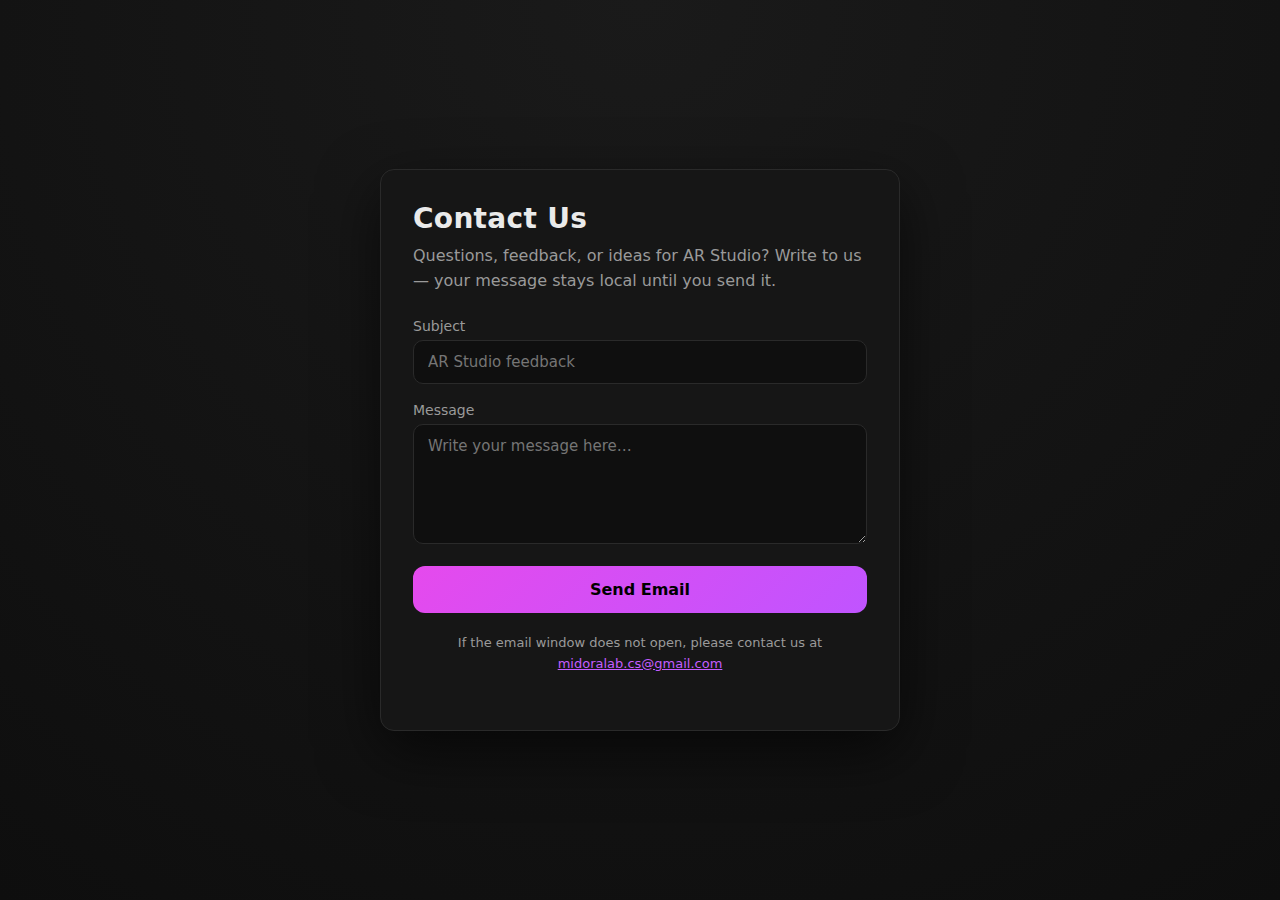
<file: contact.html>
<!DOCTYPE html>
<html lang="en">
<head>
  <meta charset="UTF-8" />
  <title>Contact Us — AR Studio</title>
  <meta name="viewport" content="width=device-width, initial-scale=1.0" />

  <style>
    :root {
      --bg: #0e0e0e;
      --card: #161616;
      --text: #eaeaea;
      --muted: #9a9a9a;
      --accent: #c45dff;
      --border: #2a2a2a;
    }

    * {
      box-sizing: border-box;
      font-family: system-ui, -apple-system, BlinkMacSystemFont, "Segoe UI", sans-serif;
    }

    body {
      margin: 0;
      min-height: 100vh;
      background: radial-gradient(circle at top, #1a1a1a, var(--bg));
      color: var(--text);
      display: flex;
      align-items: center;
      justify-content: center;
      padding: 24px;
    }

    .card {
      width: 100%;
      max-width: 520px;
      background: var(--card);
      border: 1px solid var(--border);
      border-radius: 14px;
      padding: 32px;
      box-shadow: 0 20px 60px rgba(0,0,0,0.6);
    }

    h1 {
      margin: 0 0 8px;
      font-size: 28px;
      letter-spacing: 0.3px;
    }

    p {
      margin: 0 0 24px;
      color: var(--muted);
      line-height: 1.6;
    }

    label {
      display: block;
      font-size: 14px;
      margin-bottom: 6px;
      color: var(--muted);
    }

    input,
    textarea {
      width: 100%;
      background: #0f0f0f;
      border: 1px solid var(--border);
      border-radius: 10px;
      padding: 12px 14px;
      color: var(--text);
      margin-bottom: 18px;
      font-size: 15px;
    }

    textarea {
      resize: vertical;
      min-height: 120px;
    }

    input:focus,
    textarea:focus {
      outline: none;
      border-color: var(--accent);
    }

    button {
      width: 100%;
      background: linear-gradient(135deg, #e54aed, #c054ff);
      color: #000;
      border: none;
      border-radius: 12px;
      padding: 14px;
      font-size: 16px;
      font-weight: 600;
      cursor: pointer;
      transition: transform 0.15s ease, box-shadow 0.15s ease;
    }

    button:hover {
      transform: translateY(-1px);
      box-shadow: 0 10px 30px rgba(182, 93, 255, 0.3);
    }

    footer {
      margin-top: 20px;
      text-align: center;
      font-size: 13px;
      color: var(--muted);
    }

    footer span {
      color: var(--text);
    }
  </style>
</head>
<body>
<div class="card">
  <h1>Contact Us</h1>
  <p>
    Questions, feedback, or ideas for AR Studio?  
    Write to us — your message stays local until you send it.
  </p>

  <label for="subject">Subject</label>
  <input
    id="subject"
    type="text"
    placeholder="AR Studio feedback"
  />

  <label for="message">Message</label>
  <textarea
    id="message"
    placeholder="Write your message here…"
  ></textarea>

  <button type="button" onclick="sendEmail()">
    Send Email
  </button>

  <footer>
    <p style="margin-top:12px;font-size:13px;color:#9a9a9a">
        If the email window does not open, please contact us at  
        <a href="mailto:midoralab.cs@gmail.com" style="color:#c45dff">
         midoralab.cs@gmail.com
        </a>
    </p>
  </footer>
</div>

<script>
function sendEmail() {
  const subjectInput = document.getElementById("subject");
  const messageInput = document.getElementById("message");

  const subject = encodeURIComponent(subjectInput.value || "AR Studio Contact");
  const message = encodeURIComponent(messageInput.value || "");

  const mailto =
    "mailto:midoralab.cs@gmail.com"
    + "?subject=" + subject
    + "&body=" + message;

  // MUST be direct navigation
  window.location.assign(mailto);
}
</script>

</body>
</html>
</file>
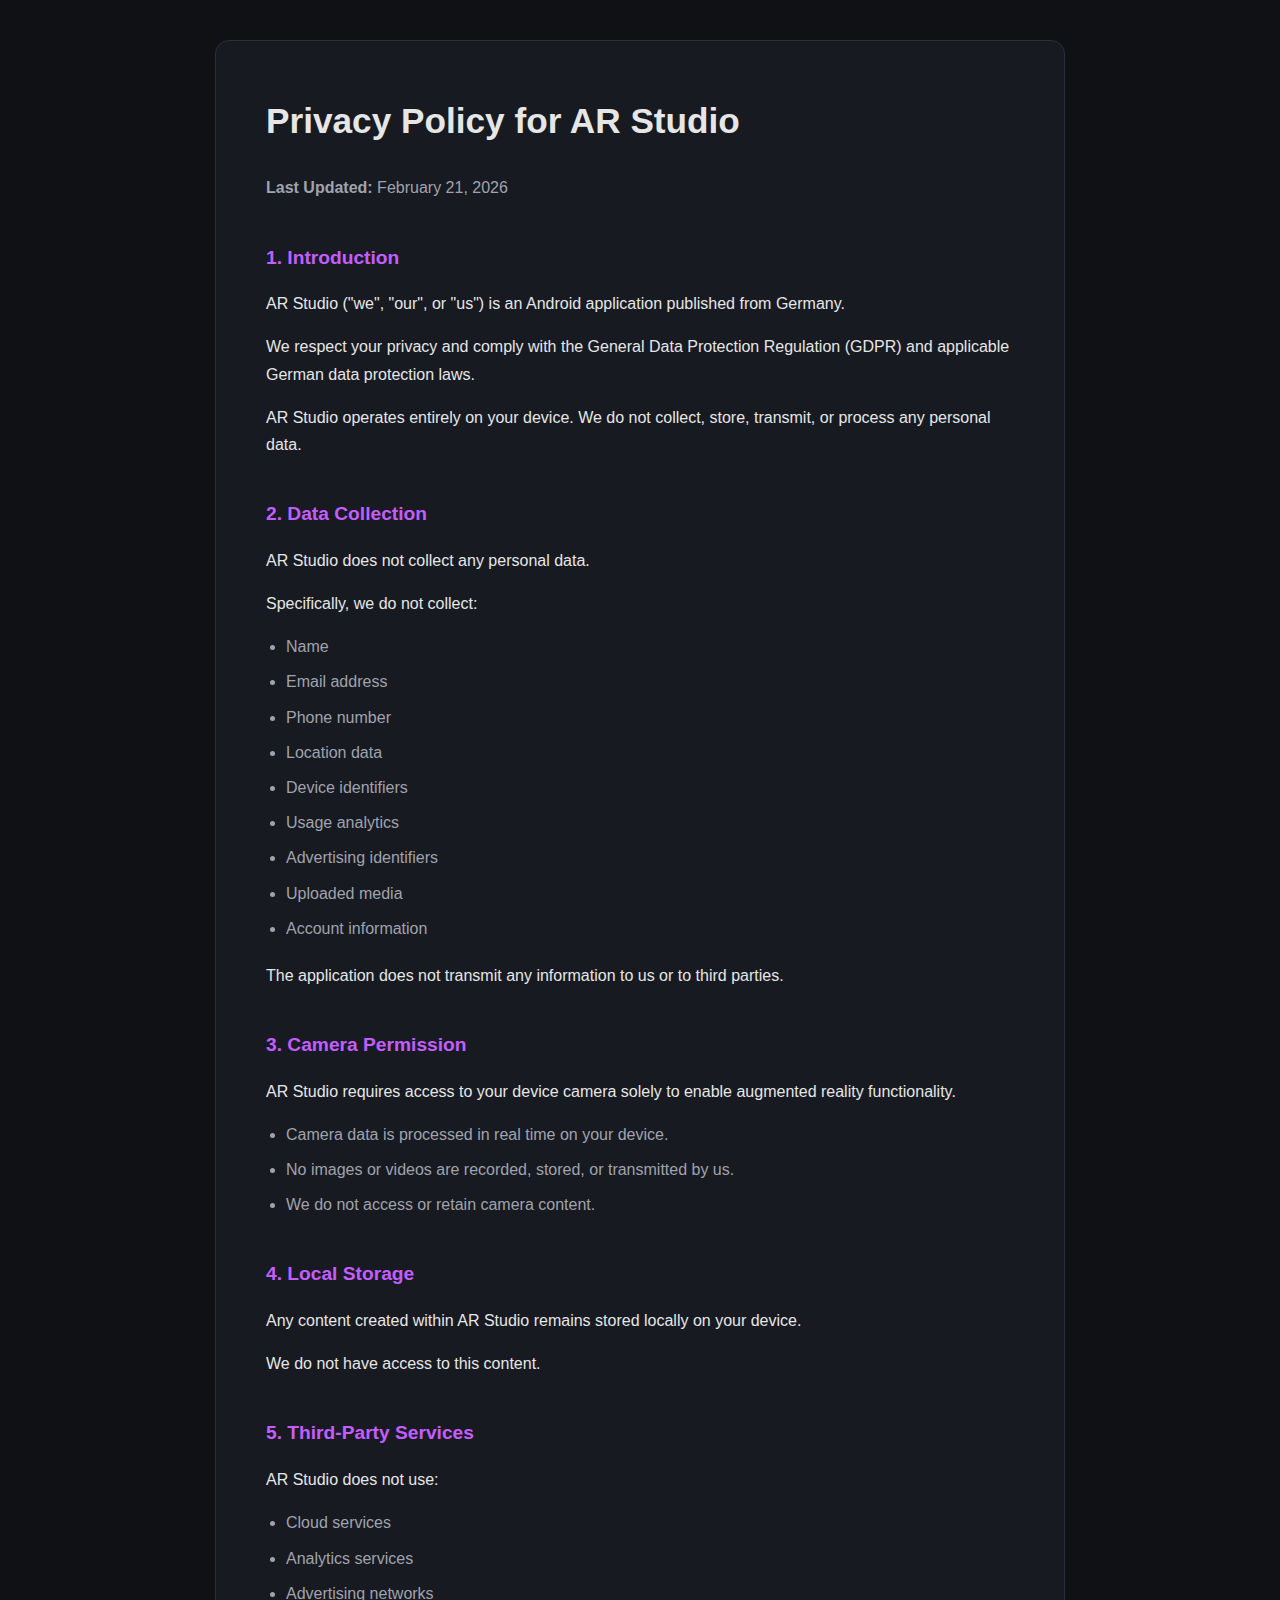
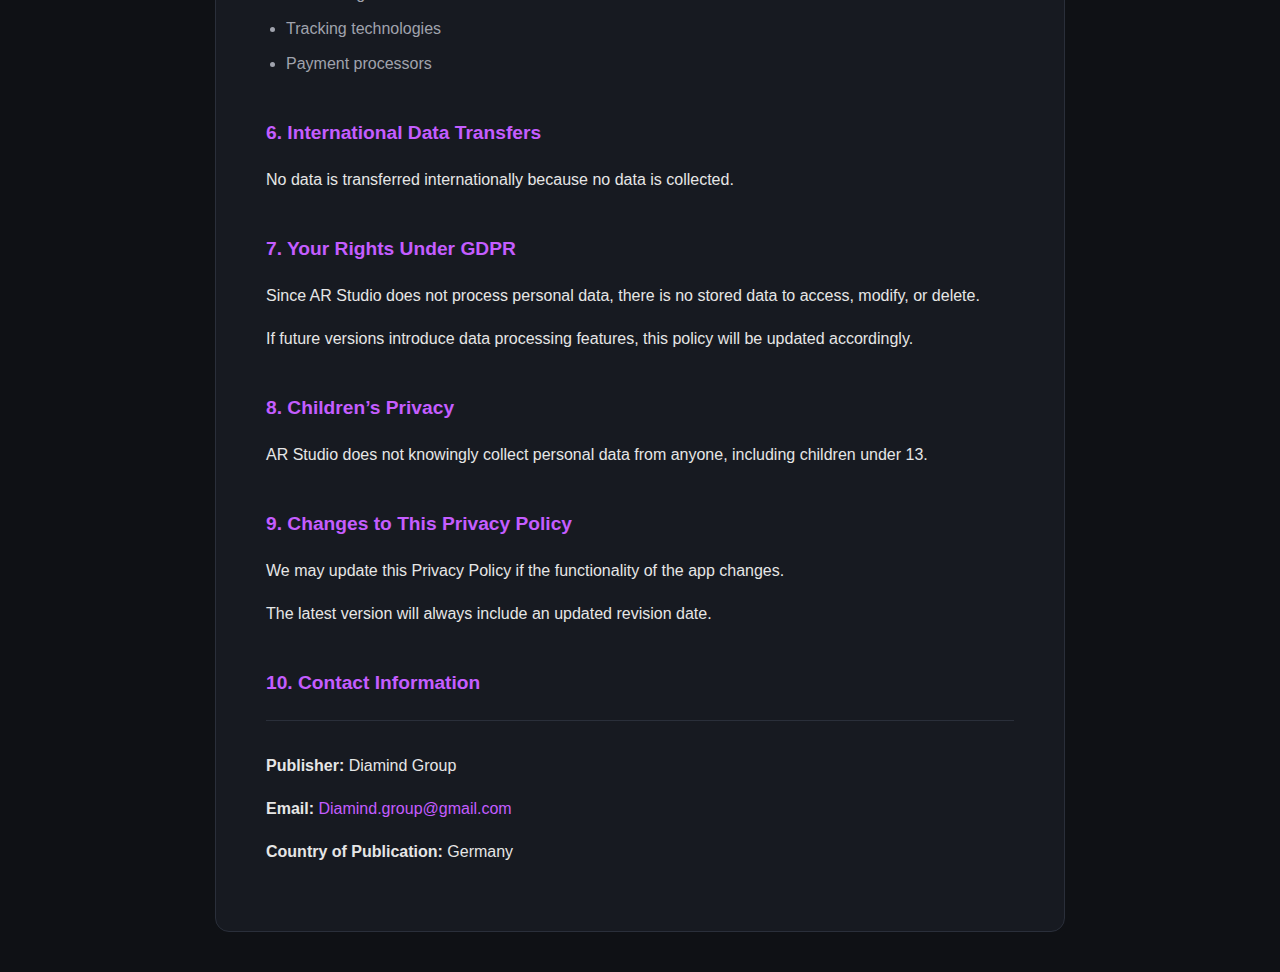
<file: PrivacyPolicy.html>
<!DOCTYPE html>
<html lang="en">
<head>
    <meta charset="UTF-8">
    <title>Privacy Policy - AR Studio</title>
    <meta name="viewport" content="width=device-width, initial-scale=1.0">
    <link rel="icon" type="image/png" href="favicon.png">


    <style>
        :root {
            --bg: #0f1115;
            --card: #171a21;
            --text: #e6e6e6;
            --muted: #a0a3ad;
            --accent: #c45dff;
            --border: #2a2f3a;
        }

        * {
            box-sizing: border-box;
        }

        body {
            margin: 0;
            font-family: -apple-system, BlinkMacSystemFont, "Segoe UI", Roboto, sans-serif;
            background: var(--bg);
            color: var(--text);
            line-height: 1.7;
            display: flex;
            justify-content: center;
            padding: 40px 20px;
        }

        .container {
            max-width: 850px;
            width: 100%;
            background: var(--card);
            padding: 50px;
            border-radius: 14px;
            border: 1px solid var(--border);
        }

        h1 {
            margin-top: 0;
            font-size: 2.2rem;
            font-weight: 600;
        }

        h2 {
            margin-top: 40px;
            font-size: 1.2rem;
            font-weight: 600;
            color: var(--accent);
        }

        p {
            color: var(--text);
            margin-bottom: 16px;
        }

        ul {
            margin: 10px 0 20px 20px;
            padding: 0;
        }

        li {
            margin-bottom: 8px;
            color: var(--muted);
        }

        .muted {
            color: var(--muted);
        }

        .contact {
            margin-top: 20px;
            padding-top: 15px;
            border-top: 1px solid var(--border);
        }

        a {
            color: var(--accent);
            text-decoration: none;
        }

        a:hover {
            text-decoration: underline;
        }

        @media (max-width: 600px) {
            .container {
                padding: 30px 20px;
            }
        }
    </style>
</head>

<body>
    <div class="container">
        <h1>Privacy Policy for AR Studio</h1>
        <p class="muted"><strong>Last Updated:</strong> February 21, 2026</p>

        <h2>1. Introduction</h2>
        <p>
            AR Studio ("we", "our", or "us") is an Android application published from Germany.
        </p>
        <p>
            We respect your privacy and comply with the General Data Protection Regulation (GDPR) 
            and applicable German data protection laws.
        </p>
        <p>
            AR Studio operates entirely on your device. We do not collect, store, transmit, 
            or process any personal data.
        </p>

        <h2>2. Data Collection</h2>
        <p>AR Studio does not collect any personal data.</p>
        <p>Specifically, we do not collect:</p>

        <ul>
            <li>Name</li>
            <li>Email address</li>
            <li>Phone number</li>
            <li>Location data</li>
            <li>Device identifiers</li>
            <li>Usage analytics</li>
            <li>Advertising identifiers</li>
            <li>Uploaded media</li>
            <li>Account information</li>
        </ul>

        <p>
            The application does not transmit any information to us or to third parties.
        </p>

        <h2>3. Camera Permission</h2>
        <p>
            AR Studio requires access to your device camera solely to enable augmented reality functionality.
        </p>
        <ul>
            <li>Camera data is processed in real time on your device.</li>
            <li>No images or videos are recorded, stored, or transmitted by us.</li>
            <li>We do not access or retain camera content.</li>
        </ul>

        <h2>4. Local Storage</h2>
        <p>
            Any content created within AR Studio remains stored locally on your device.
        </p>
        <p>
            We do not have access to this content.
        </p>

        <h2>5. Third-Party Services</h2>
        <p>AR Studio does not use:</p>
        <ul>
            <li>Cloud services</li>
            <li>Analytics services</li>
            <li>Advertising networks</li>
            <li>Tracking technologies</li>
            <li>Payment processors</li>
        </ul>

        <h2>6. International Data Transfers</h2>
        <p>
            No data is transferred internationally because no data is collected.
        </p>

        <h2>7. Your Rights Under GDPR</h2>
        <p>
            Since AR Studio does not process personal data, there is no stored data to access, modify, or delete.
        </p>
        <p>
            If future versions introduce data processing features, this policy will be updated accordingly.
        </p>

        <h2>8. Children’s Privacy</h2>
        <p>
            AR Studio does not knowingly collect personal data from anyone, including children under 13.
        </p>

        <h2>9. Changes to This Privacy Policy</h2>
        <p>
            We may update this Privacy Policy if the functionality of the app changes.
        </p>
        <p>
            The latest version will always include an updated revision date.
        </p>

        <h2>10. Contact Information</h2>
        <div class="contact">
            <p><strong>Publisher:</strong> Diamind Group</p>
            <p><strong>Email:</strong> 
                <a>Diamind.group@gmail.com</a>
            </p>
            <p><strong>Country of Publication:</strong> Germany</p>
        </div>
    </div>
</body>
</html>
</file>
